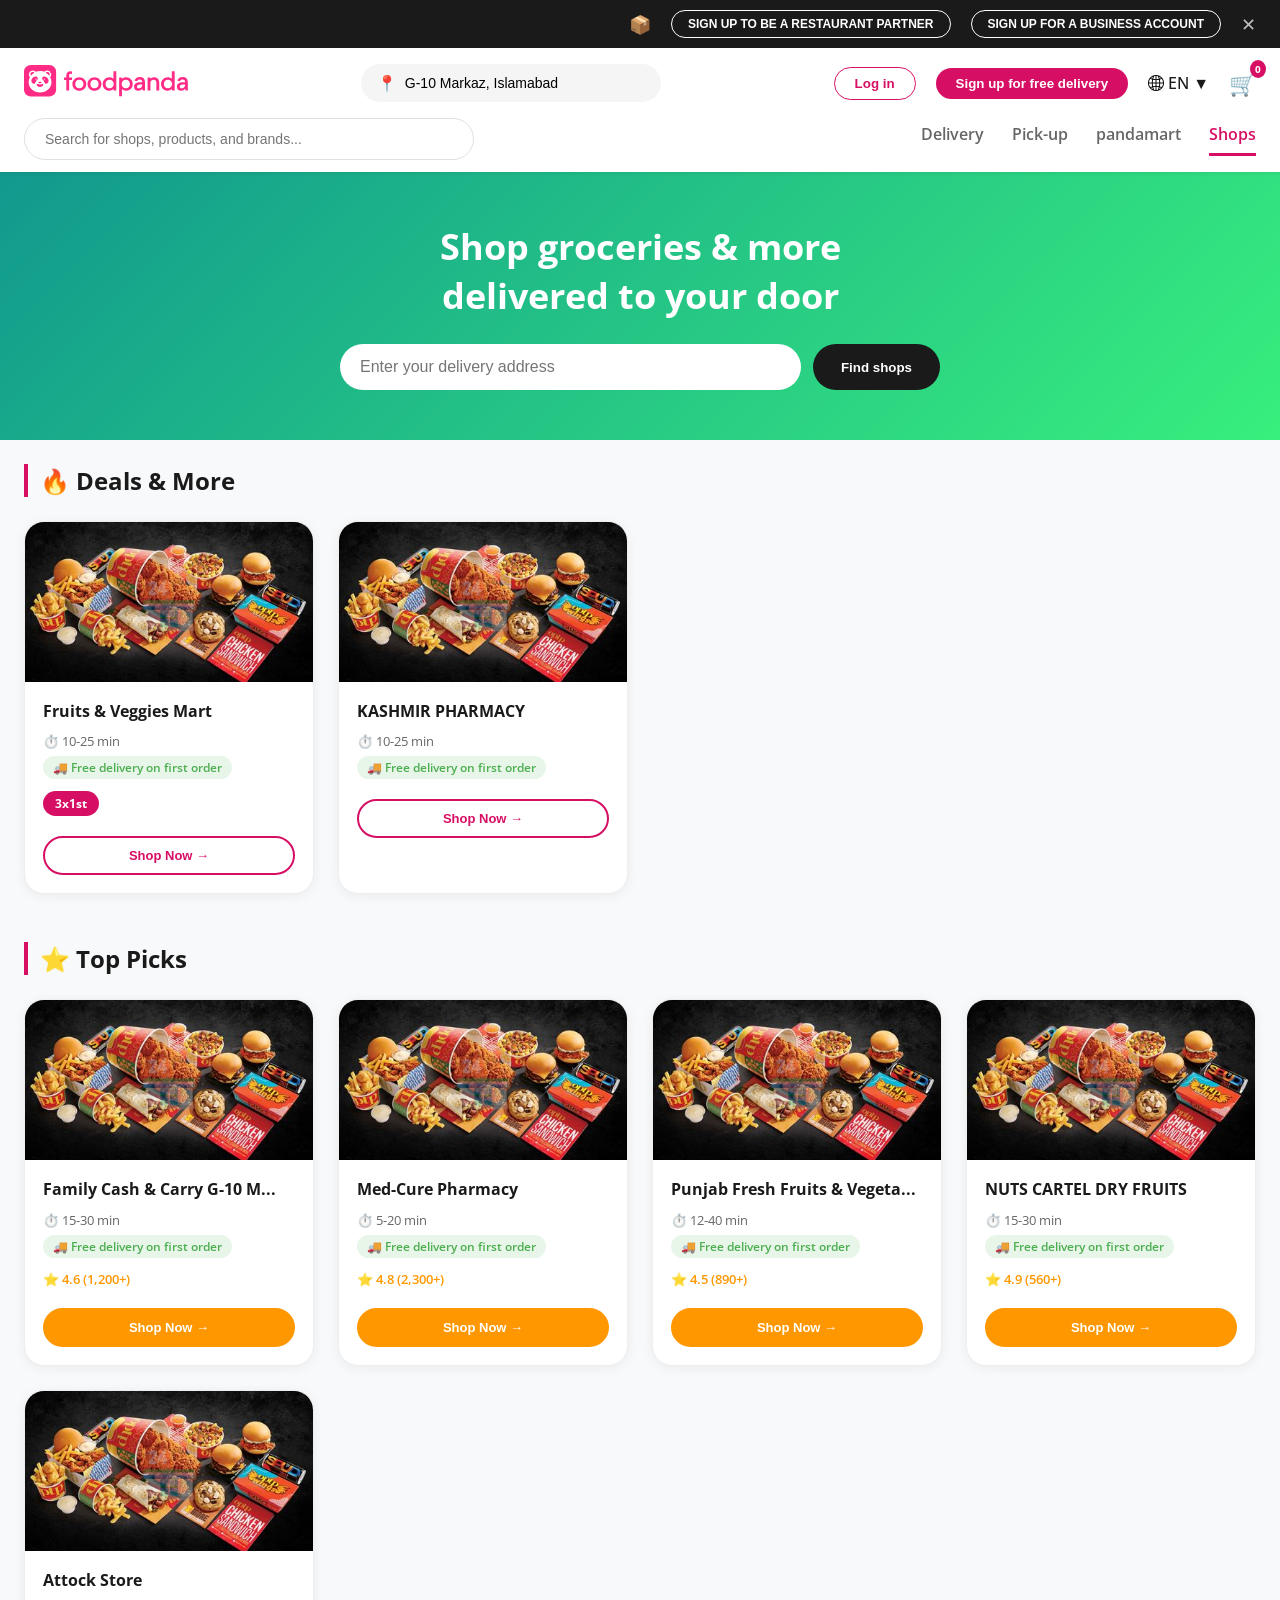
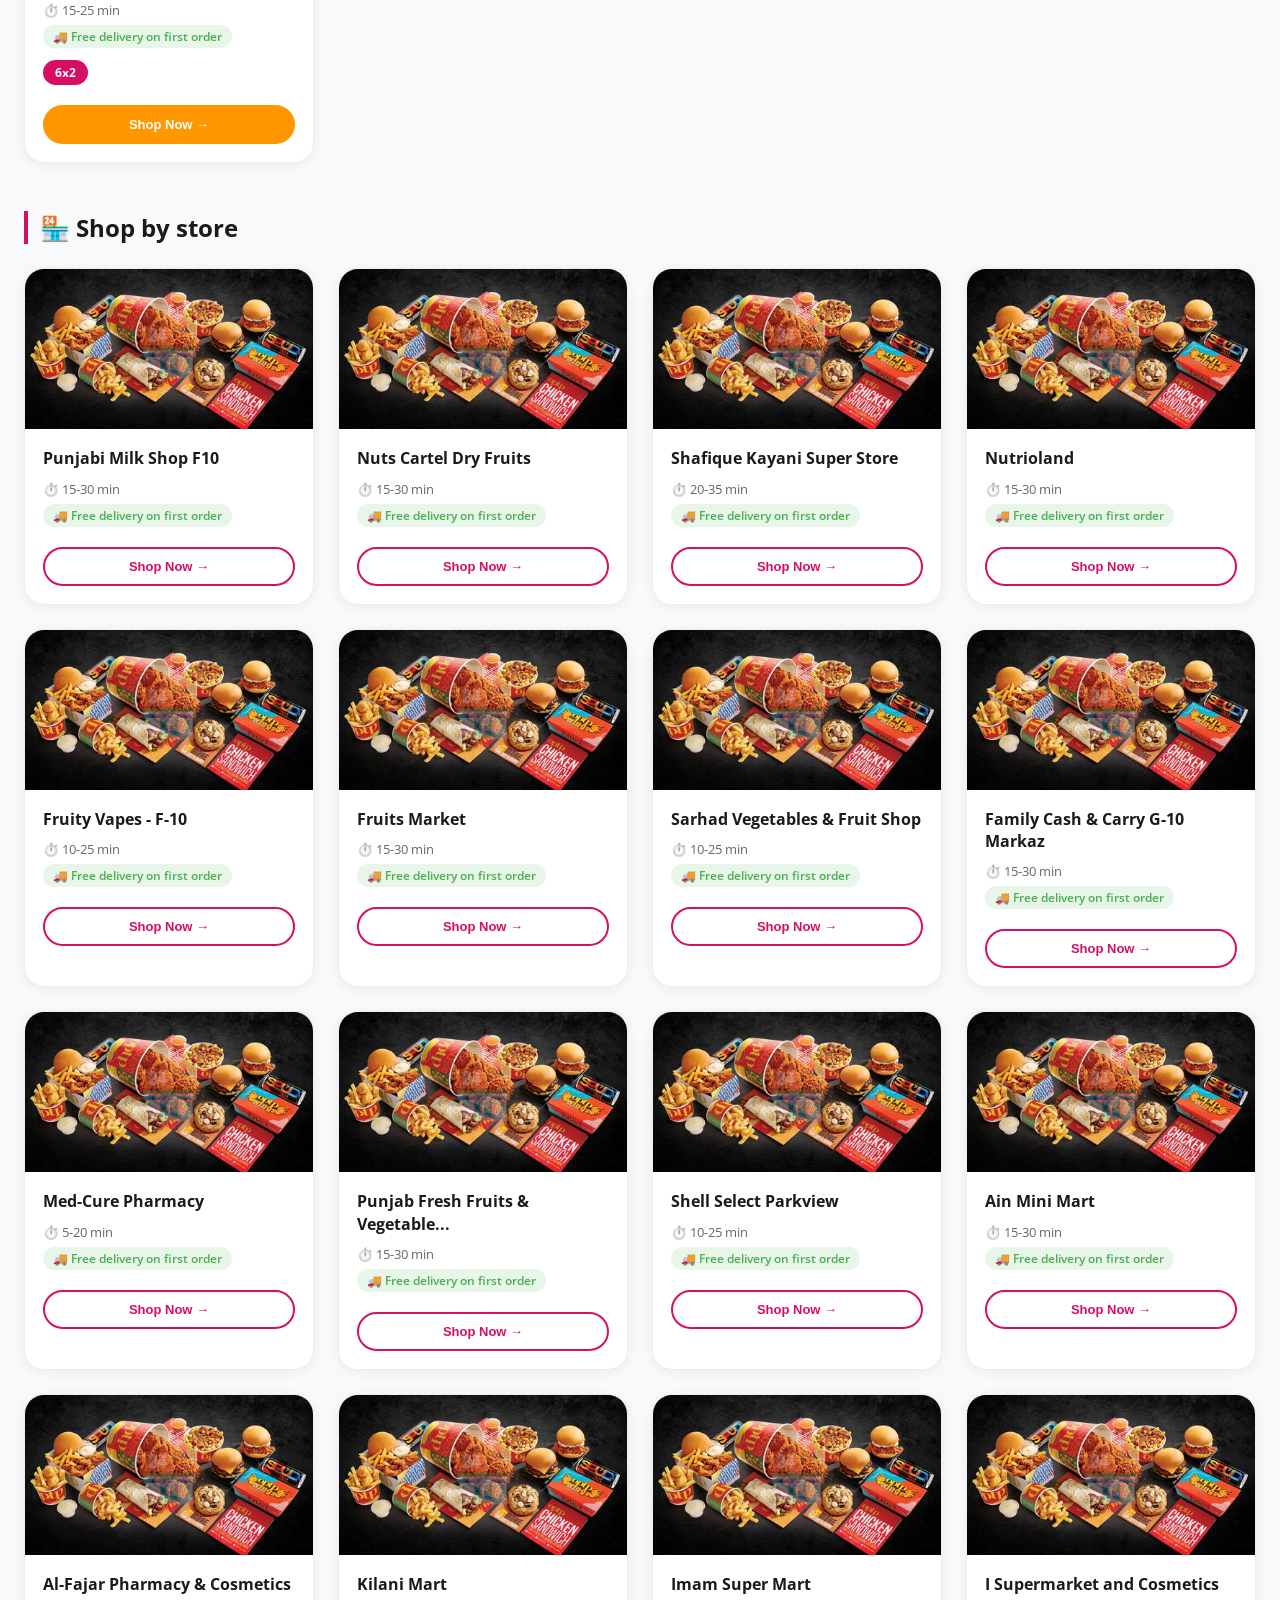
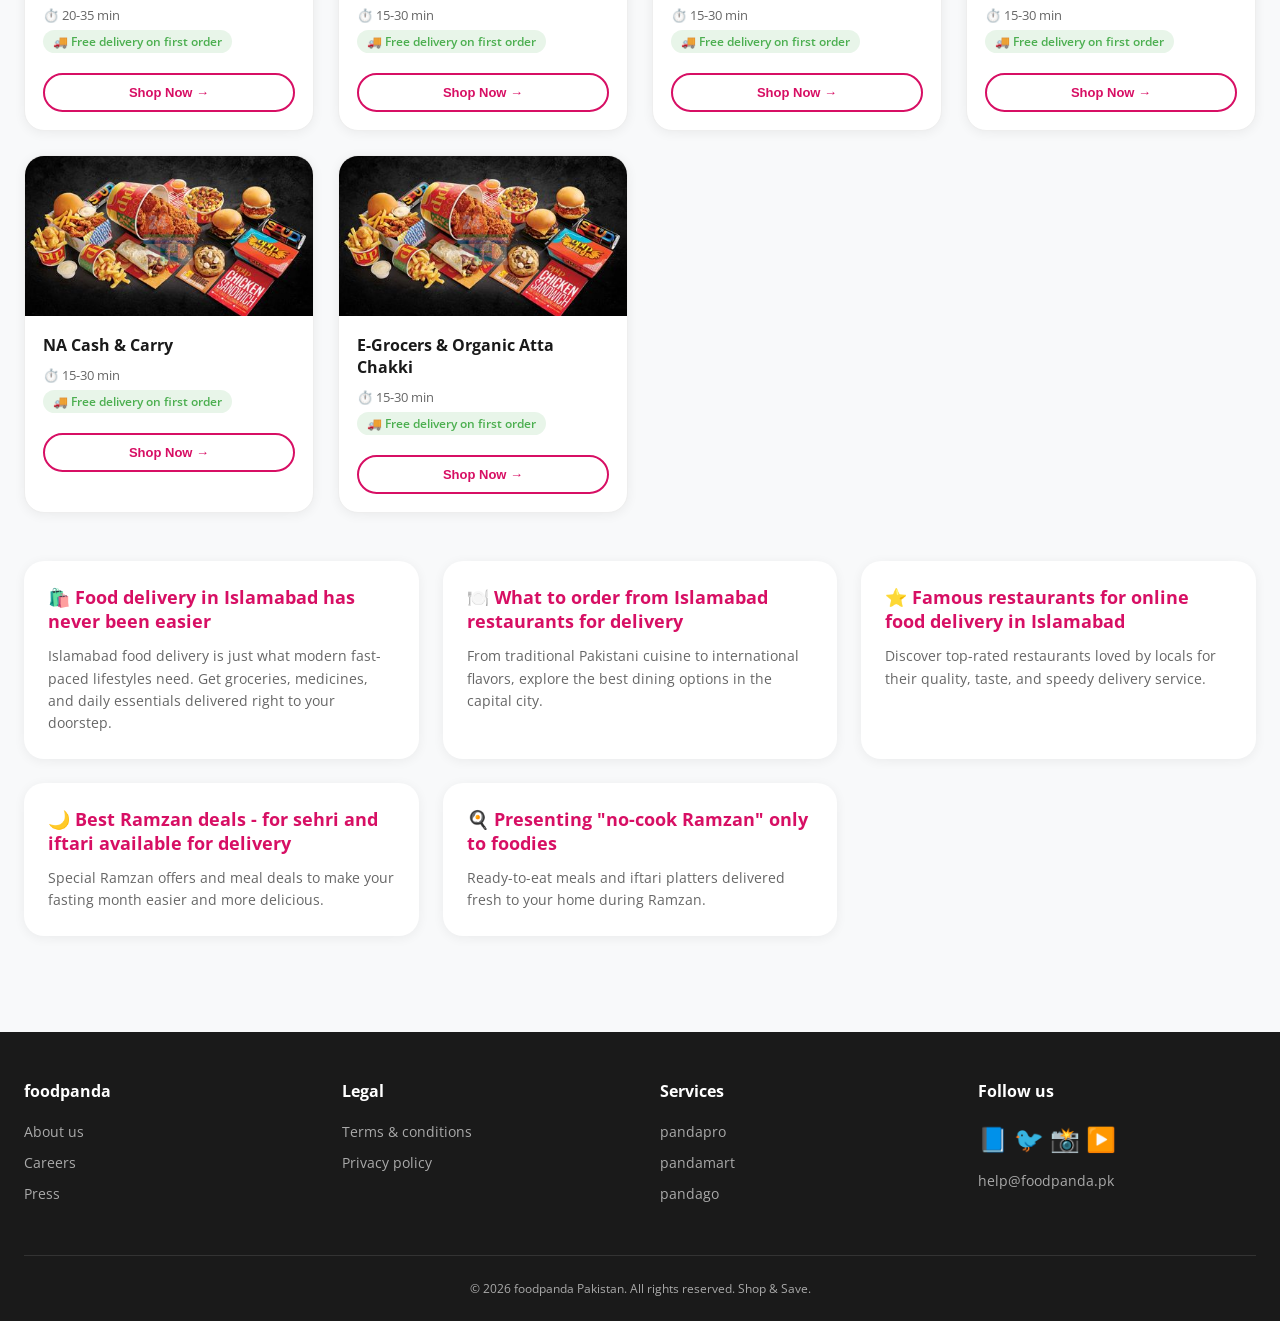
<file: shops.html>
<!DOCTYPE html>
<html lang="en">
<head>
    <meta charset="UTF-8" />
    <meta name="viewport" content="width=device-width, initial-scale=1.0" />
    <title>foodpanda | Shops - Grocery & More in Islamabad</title>
    <link href="https://fonts.googleapis.com/css2?family=Open+Sans:wght@400;500;600;700;800&display=swap" rel="stylesheet" />
    <link rel="stylesheet" href="shops.css" />
</head>
<body>
    <!-- Top Banner -->
    <div class="top-banner">
        <div class="banner-container">
            <span class="banner-icon">📦</span>
            <button class="banner-btn">SIGN UP TO BE A RESTAURANT PARTNER</button>
            <button class="banner-btn">SIGN UP FOR A BUSINESS ACCOUNT</button>
            <span class="banner-close">✕</span>
        </div>
    </div>

    <!-- Navbar -->
    <nav class="navbar">
        <div class="nav-container">
            <div class="logo">
                <img src="assest/images/foodpanda_logo_2023.svg" alt="foodpanda" onerror="this.src='https://www.foodpanda.pk/static/images/foodpanda_logo_2023.svg'" />
            </div>
            <div class="address">
                <span>📍</span>
                <input type="text" placeholder="Select your address" value="G-10 Markaz, Islamabad" />
            </div>
            <ul class="nav-links">
                <li><button class="btn-outline">Log in</button></li>
                <li><button class="btn-primary">Sign up for free delivery</button></li>
                <li class="lang-selector">
                    <img src="assest/images/globe.png" alt="globe" onerror="this.src='https://cdn-icons-png.flaticon.com/512/555/555417.png'" />
                    EN ▼
                </li>
                <li class="cart">🛒</li>
            </ul>
        </div>
        <div class="nav-bottom">
            <div class="search-bar">
                <input type="text" placeholder="Search for shops, products, and brands..." />
            </div>
            <div class="tabs-container">
                <div class="tab">Delivery</div>
                <div class="tab">Pick-up</div>
                <div class="tab">pandamart</div>
                <div class="tab active">Shops</div>
            </div>
        </div>
    </nav>

    <!-- Hero Section -->
    <section class="hero">
        <div class="hero-content">
            <h1>Shop groceries & more <br />delivered to your door</h1>
            <div class="search-container">
                <input type="text" placeholder="Enter your delivery address" />
                <button class="btn-primary">Find shops</button>
            </div>
        </div>
    </section>

    <div class="main-container">
        <!-- Deals & More Section -->
        <div class="section">
            <h2 class="section-header">🔥 Deals & More</h2>
            <div class="shop-grid">
                <div class="shop-card">
                    <div class="shop-image" style="background-image: url('assest/images/s0ke-listing.jpg');"></div>
                    <div class="shop-content">
                        <h3>Fruits & Veggies Mart</h3>
                        <div class="shop-meta">
                            <span class="time">⏱️ 10-25 min</span>
                            <span class="free-delivery">🚚 Free delivery on first order</span>
                        </div>
                        <div class="shop-badge">3x1st</div>
                        <button class="shop-btn">Shop Now →</button>
                    </div>
                </div>
                <div class="shop-card">
                    <div class="shop-image" style="background-image: url('assest/images/s0ke-listing.jpg');"></div>
                    <div class="shop-content">
                        <h3>KASHMIR PHARMACY</h3>
                        <div class="shop-meta">
                            <span class="time">⏱️ 10-25 min</span>
                            <span class="free-delivery">🚚 Free delivery on first order</span>
                        </div>
                        <button class="shop-btn">Shop Now →</button>
                    </div>
                </div>
            </div>
        </div>

        <!-- Top Picks Section -->
        <div class="section">
            <h2 class="section-header">⭐ Top Picks</h2>
            <div class="shop-grid">
                <div class="shop-card">
                    <div class="shop-image" style="background-image: url('assest/images/s0ke-listing.jpg');"></div>
                    <div class="shop-content">
                        <h3>Family Cash & Carry G-10 M...</h3>
                        <div class="shop-meta">
                            <span class="time">⏱️ 15-30 min</span>
                            <span class="free-delivery">🚚 Free delivery on first order</span>
                        </div>
                        <div class="rating">⭐ 4.6 (1,200+)</div>
                        <button class="shop-btn">Shop Now →</button>
                    </div>
                </div>
                <div class="shop-card">
                    <div class="shop-image" style="background-image: url('assest/images/s0ke-listing.jpg');"></div>
                    <div class="shop-content">
                        <h3>Med-Cure Pharmacy</h3>
                        <div class="shop-meta">
                            <span class="time">⏱️ 5-20 min</span>
                            <span class="free-delivery">🚚 Free delivery on first order</span>
                        </div>
                        <div class="rating">⭐ 4.8 (2,300+)</div>
                        <button class="shop-btn">Shop Now →</button>
                    </div>
                </div>
                <div class="shop-card">
                    <div class="shop-image" style="background-image: url('assest/images/s0ke-listing.jpg');"></div>
                    <div class="shop-content">
                        <h3>Punjab Fresh Fruits & Vegeta...</h3>
                        <div class="shop-meta">
                            <span class="time">⏱️ 12-40 min</span>
                            <span class="free-delivery">🚚 Free delivery on first order</span>
                        </div>
                        <div class="rating">⭐ 4.5 (890+)</div>
                        <button class="shop-btn">Shop Now →</button>
                    </div>
                </div>
                <div class="shop-card">
                    <div class="shop-image" style="background-image: url('assest/images/s0ke-listing.jpg');"></div>
                    <div class="shop-content">
                        <h3>NUTS CARTEL DRY FRUITS</h3>
                        <div class="shop-meta">
                            <span class="time">⏱️ 15-30 min</span>
                            <span class="free-delivery">🚚 Free delivery on first order</span>
                        </div>
                        <div class="rating">⭐ 4.9 (560+)</div>
                        <button class="shop-btn">Shop Now →</button>
                    </div>
                </div>
                <div class="shop-card">
                    <div class="shop-image" style="background-image: url('assest/images/s0ke-listing.jpg');"></div>
                    <div class="shop-content">
                        <h3>Attock Store</h3>
                        <div class="shop-meta">
                            <span class="time">⏱️ 15-25 min</span>
                            <span class="free-delivery">🚚 Free delivery on first order</span>
                        </div>
                        <div class="shop-badge">6x2</div>
                        <button class="shop-btn">Shop Now →</button>
                    </div>
                </div>
            </div>
        </div>

        <!-- Shop by store Section -->
        <div class="section">
            <h2 class="section-header">🏪 Shop by store</h2>
            <div class="shop-grid shop-by-store-grid">
                <div class="shop-card">
                    <div class="shop-image" style="background-image: url('assest/images/s0ke-listing.jpg');"></div>
                    <div class="shop-content">
                        <h3>Punjabi Milk Shop F10</h3>
                        <div class="shop-meta">
                            <span class="time">⏱️ 15-30 min</span>
                            <span class="free-delivery">🚚 Free delivery on first order</span>
                        </div>
                        <button class="shop-btn">Shop Now →</button>
                    </div>
                </div>
                <div class="shop-card">
                    <div class="shop-image" style="background-image: url('assest/images/s0ke-listing.jpg');"></div>
                    <div class="shop-content">
                        <h3>Nuts Cartel Dry Fruits</h3>
                        <div class="shop-meta">
                            <span class="time">⏱️ 15-30 min</span>
                            <span class="free-delivery">🚚 Free delivery on first order</span>
                        </div>
                        <button class="shop-btn">Shop Now →</button>
                    </div>
                </div>
                <div class="shop-card">
                    <div class="shop-image" style="background-image: url('assest/images/s0ke-listing.jpg');"></div>
                    <div class="shop-content">
                        <h3>Shafique Kayani Super Store</h3>
                        <div class="shop-meta">
                            <span class="time">⏱️ 20-35 min</span>
                            <span class="free-delivery">🚚 Free delivery on first order</span>
                        </div>
                        <button class="shop-btn">Shop Now →</button>
                    </div>
                </div>
                <div class="shop-card">
                    <div class="shop-image" style="background-image: url('assest/images/s0ke-listing.jpg');"></div>
                    <div class="shop-content">
                        <h3>Nutrioland</h3>
                        <div class="shop-meta">
                            <span class="time">⏱️ 15-30 min</span>
                            <span class="free-delivery">🚚 Free delivery on first order</span>
                        </div>
                        <button class="shop-btn">Shop Now →</button>
                    </div>
                </div>
                <div class="shop-card">
                    <div class="shop-image" style="background-image: url('assest/images/s0ke-listing.jpg');"></div>
                    <div class="shop-content">
                        <h3>Fruity Vapes - F-10</h3>
                        <div class="shop-meta">
                            <span class="time">⏱️ 10-25 min</span>
                            <span class="free-delivery">🚚 Free delivery on first order</span>
                        </div>
                        <button class="shop-btn">Shop Now →</button>
                    </div>
                </div>
                <div class="shop-card">
                    <div class="shop-image" style="background-image: url('assest/images/s0ke-listing.jpg');"></div>
                    <div class="shop-content">
                        <h3>Fruits Market</h3>
                        <div class="shop-meta">
                            <span class="time">⏱️ 15-30 min</span>
                            <span class="free-delivery">🚚 Free delivery on first order</span>
                        </div>
                        <button class="shop-btn">Shop Now →</button>
                    </div>
                </div>
                <div class="shop-card">
                    <div class="shop-image" style="background-image: url('assest/images/s0ke-listing.jpg');"></div>
                    <div class="shop-content">
                        <h3>Sarhad Vegetables & Fruit Shop</h3>
                        <div class="shop-meta">
                            <span class="time">⏱️ 10-25 min</span>
                            <span class="free-delivery">🚚 Free delivery on first order</span>
                        </div>
                        <button class="shop-btn">Shop Now →</button>
                    </div>
                </div>
                <div class="shop-card">
                    <div class="shop-image" style="background-image: url('assest/images/s0ke-listing.jpg');"></div>
                    <div class="shop-content">
                        <h3>Family Cash & Carry G-10 Markaz</h3>
                        <div class="shop-meta">
                            <span class="time">⏱️ 15-30 min</span>
                            <span class="free-delivery">🚚 Free delivery on first order</span>
                        </div>
                        <button class="shop-btn">Shop Now →</button>
                    </div>
                </div>
                <div class="shop-card">
                    <div class="shop-image" style="background-image: url('assest/images/s0ke-listing.jpg');"></div>
                    <div class="shop-content">
                        <h3>Med-Cure Pharmacy</h3>
                        <div class="shop-meta">
                            <span class="time">⏱️ 5-20 min</span>
                            <span class="free-delivery">🚚 Free delivery on first order</span>
                        </div>
                        <button class="shop-btn">Shop Now →</button>
                    </div>
                </div>
                <div class="shop-card">
                    <div class="shop-image" style="background-image: url('assest/images/s0ke-listing.jpg');"></div>
                    <div class="shop-content">
                        <h3>Punjab Fresh Fruits & Vegetable...</h3>
                        <div class="shop-meta">
                            <span class="time">⏱️ 15-30 min</span>
                            <span class="free-delivery">🚚 Free delivery on first order</span>
                        </div>
                        <button class="shop-btn">Shop Now →</button>
                    </div>
                </div>
                <div class="shop-card">
                    <div class="shop-image" style="background-image: url('assest/images/s0ke-listing.jpg');"></div>
                    <div class="shop-content">
                        <h3>Shell Select Parkview</h3>
                        <div class="shop-meta">
                            <span class="time">⏱️ 10-25 min</span>
                            <span class="free-delivery">🚚 Free delivery on first order</span>
                        </div>
                        <button class="shop-btn">Shop Now →</button>
                    </div>
                </div>
                <div class="shop-card">
                    <div class="shop-image" style="background-image: url('assest/images/s0ke-listing.jpg');"></div>
                    <div class="shop-content">
                        <h3>Ain Mini Mart</h3>
                        <div class="shop-meta">
                            <span class="time">⏱️ 15-30 min</span>
                            <span class="free-delivery">🚚 Free delivery on first order</span>
                        </div>
                        <button class="shop-btn">Shop Now →</button>
                    </div>
                </div>
                <div class="shop-card">
                    <div class="shop-image" style="background-image: url('assest/images/s0ke-listing.jpg');"></div>
                    <div class="shop-content">
                        <h3>Al-Fajar Pharmacy & Cosmetics</h3>
                        <div class="shop-meta">
                            <span class="time">⏱️ 20-35 min</span>
                            <span class="free-delivery">🚚 Free delivery on first order</span>
                        </div>
                        <button class="shop-btn">Shop Now →</button>
                    </div>
                </div>
                <div class="shop-card">
                    <div class="shop-image" style="background-image: url('assest/images/s0ke-listing.jpg');"></div>
                    <div class="shop-content">
                        <h3>Kilani Mart</h3>
                        <div class="shop-meta">
                            <span class="time">⏱️ 15-30 min</span>
                            <span class="free-delivery">🚚 Free delivery on first order</span>
                        </div>
                        <button class="shop-btn">Shop Now →</button>
                    </div>
                </div>
                <div class="shop-card">
                    <div class="shop-image" style="background-image: url('assest/images/s0ke-listing.jpg');"></div>
                    <div class="shop-content">
                        <h3>Imam Super Mart</h3>
                        <div class="shop-meta">
                            <span class="time">⏱️ 15-30 min</span>
                            <span class="free-delivery">🚚 Free delivery on first order</span>
                        </div>
                        <button class="shop-btn">Shop Now →</button>
                    </div>
                </div>
                <div class="shop-card">
                    <div class="shop-image" style="background-image: url('assest/images/s0ke-listing.jpg');"></div>
                    <div class="shop-content">
                        <h3>I Supermarket and Cosmetics</h3>
                        <div class="shop-meta">
                            <span class="time">⏱️ 15-30 min</span>
                            <span class="free-delivery">🚚 Free delivery on first order</span>
                        </div>
                        <button class="shop-btn">Shop Now →</button>
                    </div>
                </div>
                <div class="shop-card">
                    <div class="shop-image" style="background-image: url('assest/images/s0ke-listing.jpg');"></div>
                    <div class="shop-content">
                        <h3>NA Cash & Carry</h3>
                        <div class="shop-meta">
                            <span class="time">⏱️ 15-30 min</span>
                            <span class="free-delivery">🚚 Free delivery on first order</span>
                        </div>
                        <button class="shop-btn">Shop Now →</button>
                    </div>
                </div>
                <div class="shop-card">
                    <div class="shop-image" style="background-image: url('assest/images/s0ke-listing.jpg');"></div>
                    <div class="shop-content">
                        <h3>E-Grocers & Organic Atta Chakki</h3>
                        <div class="shop-meta">
                            <span class="time">⏱️ 15-30 min</span>
                            <span class="free-delivery">🚚 Free delivery on first order</span>
                        </div>
                        <button class="shop-btn">Shop Now →</button>
                    </div>
                </div>
            </div>
        </div>

        <!-- Info Sections -->
        <div class="info-section">
            <div class="info-card">
                <h2>🛍️ Food delivery in Islamabad has never been easier</h2>
                <p>Islamabad food delivery is just what modern fast-paced lifestyles need. Get groceries, medicines, and daily essentials delivered right to your doorstep.</p>
            </div>
            <div class="info-card">
                <h2>🍽️ What to order from Islamabad restaurants for delivery</h2>
                <p>From traditional Pakistani cuisine to international flavors, explore the best dining options in the capital city.</p>
            </div>
            <div class="info-card">
                <h2>⭐ Famous restaurants for online food delivery in Islamabad</h2>
                <p>Discover top-rated restaurants loved by locals for their quality, taste, and speedy delivery service.</p>
            </div>
            <div class="info-card">
                <h2>🌙 Best Ramzan deals - for sehri and iftari available for delivery</h2>
                <p>Special Ramzan offers and meal deals to make your fasting month easier and more delicious.</p>
            </div>
            <div class="info-card">
                <h2>🍳 Presenting "no-cook Ramzan" only to foodies</h2>
                <p>Ready-to-eat meals and iftari platters delivered fresh to your home during Ramzan.</p>
            </div>
        </div>
    </div>

    <!-- Footer -->
    <footer>
        <div class="footer-grid">
            <div class="footer-col">
                <h4>foodpanda</h4>
                <a href="#">About us</a>
                <a href="#">Careers</a>
                <a href="#">Press</a>
            </div>
            <div class="footer-col">
                <h4>Legal</h4>
                <a href="#">Terms & conditions</a>
                <a href="#">Privacy policy</a>
            </div>
            <div class="footer-col">
                <h4>Services</h4>
                <a href="#">pandapro</a>
                <a href="#">pandamart</a>
                <a href="#">pandago</a>
            </div>
            <div class="footer-col">
                <h4>Follow us</h4>
                <div class="social-icons">📘 🐦 📸 ▶️</div>
                <div class="contact-email">help@foodpanda.pk</div>
            </div>
        </div>
        <div class="copyright">
            © 2026 foodpanda Pakistan. All rights reserved. Shop & Save.
        </div>
    </footer>
</body>
</html>
</file>
<file: shops.css>
/* shops.css - Complete styles for foodpanda Shops page */

* {
    margin: 0;
    padding: 0;
    box-sizing: border-box;
}

body {
    font-family: 'Open Sans', sans-serif;
    background: #f8f9fa;
    color: #1a1a1a;
}

/* ========== TOP BANNER ========== */
.top-banner {
    background: #1a1a1a;
    color: white;
    padding: 10px 0;
    font-size: 14px;
}

.banner-container {
    max-width: 1400px;
    margin: 0 auto;
    display: flex;
    align-items: center;
    justify-content: flex-end;
    gap: 20px;
    padding: 0 24px;
}

.banner-icon {
    font-size: 18px;
}

.banner-btn {
    background: transparent;
    border: 1px solid #fff;
    color: #fff;
    padding: 6px 16px;
    border-radius: 20px;
    font-size: 12px;
    font-weight: 600;
    cursor: pointer;
    transition: all 0.2s;
}

.banner-btn:hover {
    background: rgba(255,255,255,0.1);
}

.banner-close {
    cursor: pointer;
    font-size: 18px;
    opacity: 0.7;
}

.banner-close:hover {
    opacity: 1;
}

/* ========== NAVBAR ========== */
.navbar {
    background: #fff;
    box-shadow: 0 1px 4px rgba(0,0,0,0.08);
    position: sticky;
    top: 0;
    z-index: 100;
}

.nav-container {
    max-width: 1400px;
    margin: 0 auto;
    padding: 16px 24px;
    display: flex;
    align-items: center;
    justify-content: space-between;
    flex-wrap: wrap;
    gap: 16px;
}

.logo img {
    height: 32px;
}

.address {
    display: flex;
    align-items: center;
    gap: 8px;
    background: #f5f5f5;
    padding: 8px 16px;
    border-radius: 30px;
    flex: 1;
    max-width: 300px;
}

.address input {
    border: none;
    background: transparent;
    outline: none;
    font-size: 14px;
    width: 100%;
}

.nav-links {
    display: flex;
    align-items: center;
    gap: 20px;
    list-style: none;
}

.btn-outline {
    background: transparent;
    border: 1px solid #D70F64;
    color: #D70F64;
    padding: 8px 20px;
    border-radius: 30px;
    font-weight: 600;
    cursor: pointer;
    transition: all 0.2s;
}

.btn-outline:hover {
    background: #D70F64;
    color: white;
}

.btn-primary {
    background: #D70F64;
    border: none;
    color: white;
    padding: 8px 20px;
    border-radius: 30px;
    font-weight: 600;
    cursor: pointer;
    transition: all 0.2s;
}

.btn-primary:hover {
    background: #b80d54;
}

.lang-selector {
    display: flex;
    align-items: center;
    gap: 4px;
    cursor: pointer;
    font-weight: 500;
}

.lang-selector img {
    height: 16px;
}

.cart {
    font-size: 22px;
    cursor: pointer;
    position: relative;
}

.cart::after {
    content: "0";
    position: absolute;
    top: -8px;
    right: -10px;
    background: #D70F64;
    color: white;
    font-size: 10px;
    padding: 2px 5px;
    border-radius: 50%;
    font-weight: bold;
}

/* Nav Bottom Tabs */
.nav-bottom {
    max-width: 1400px;
    margin: 0 auto;
    padding: 0 24px 12px 24px;
    display: flex;
    align-items: center;
    justify-content: space-between;
    flex-wrap: wrap;
    gap: 16px;
}

.search-bar {
    flex: 1;
    max-width: 450px;
}

.search-bar input {
    width: 100%;
    padding: 12px 20px;
    border: 1px solid #e0e0e0;
    border-radius: 30px;
    font-size: 14px;
    outline: none;
    transition: border 0.2s;
}

.search-bar input:focus {
    border-color: #D70F64;
}

.tabs-container {
    display: flex;
    gap: 28px;
}

.tab {
    font-weight: 600;
    padding-bottom: 8px;
    cursor: pointer;
    color: #666;
    transition: color 0.2s;
}

.tab:hover {
    color: #D70F64;
}

.tab.active {
    color: #D70F64;
    border-bottom: 3px solid #D70F64;
}

/* ========== HERO SECTION ========== */
.hero {
    background: linear-gradient(135deg, #11998e 0%, #38ef7d 100%);
    padding: 50px 24px;
    text-align: center;
    color: white;
}

.hero h1 {
    font-size: 36px;
    margin-bottom: 24px;
    font-weight: 700;
}

.search-container {
    display: flex;
    max-width: 600px;
    margin: 0 auto;
    gap: 12px;
}

.search-container input {
    flex: 1;
    padding: 14px 20px;
    border: none;
    border-radius: 40px;
    font-size: 16px;
    outline: none;
}

.search-container button {
    background: #1a1a1a;
    color: white;
    border: none;
    padding: 14px 28px;
    border-radius: 40px;
    font-weight: bold;
    cursor: pointer;
    transition: background 0.2s;
}

.search-container button:hover {
    background: #333;
}

/* ========== MAIN CONTAINER ========== */
.main-container {
    max-width: 1400px;
    margin: 0 auto;
    padding: 24px;
}

/* Section Header */
.section {
    margin-bottom: 48px;
}

.section-header {
    font-size: 24px;
    font-weight: 700;
    margin-bottom: 24px;
    padding-left: 12px;
    border-left: 4px solid #D70F64;
}

/* Shop Grid */
.shop-grid {
    display: grid;
    grid-template-columns: repeat(auto-fill, minmax(280px, 1fr));
    gap: 24px;
}

.shop-card {
    background: white;
    border-radius: 20px;
    overflow: hidden;
    box-shadow: 0 2px 12px rgba(0,0,0,0.06);
    transition: all 0.3s ease;
    cursor: pointer;
    border: 1px solid #eee;
}

.shop-card:hover {
    transform: translateY(-6px);
    box-shadow: 0 12px 28px rgba(0,0,0,0.12);
}

.shop-image {
    height: 160px;
    background-size: cover;
    background-position: center;
    background-color: #f5f5f5;
    transition: transform 0.3s;
    position: relative;
}

.shop-card:hover .shop-image {
    transform: scale(1.02);
}

.shop-image::after {
    content: "🏪";
    position: absolute;
    top: 50%;
    left: 50%;
    transform: translate(-50%, -50%);
    font-size: 48px;
    opacity: 0.3;
}

.shop-content {
    padding: 18px;
}

.shop-content h3 {
    font-size: 16px;
    font-weight: 700;
    margin-bottom: 10px;
    line-height: 1.4;
}

.shop-meta {
    display: flex;
    flex-direction: column;
    gap: 6px;
    margin-bottom: 12px;
}

.time {
    font-size: 13px;
    color: #666;
    display: flex;
    align-items: center;
    gap: 4px;
}

.free-delivery {
    font-size: 12px;
    color: #4caf50;
    font-weight: 600;
    background: #e8f5e9;
    display: inline-block;
    padding: 3px 10px;
    border-radius: 20px;
    width: fit-content;
}

.rating {
    font-size: 13px;
    color: #ff9800;
    margin-bottom: 12px;
    font-weight: 600;
}

.shop-badge {
    background: #D70F64;
    color: white;
    font-size: 12px;
    font-weight: 700;
    padding: 4px 12px;
    border-radius: 20px;
    display: inline-block;
    margin-bottom: 12px;
}

.shop-btn {
    background: transparent;
    border: 2px solid #D70F64;
    color: #D70F64;
    padding: 10px 16px;
    border-radius: 30px;
    font-weight: 700;
    font-size: 13px;
    cursor: pointer;
    transition: all 0.2s;
    width: 100%;
    margin-top: 8px;
}

.shop-btn:hover {
    background: #D70F64;
    color: white;
}

/* Info Section */
.info-section {
    display: grid;
    grid-template-columns: repeat(auto-fill, minmax(320px, 1fr));
    gap: 24px;
    margin-top: 48px;
    margin-bottom: 24px;
}

.info-card {
    background: white;
    padding: 24px;
    border-radius: 20px;
    box-shadow: 0 2px 12px rgba(0,0,0,0.06);
    transition: transform 0.2s;
}

.info-card:hover {
    transform: translateY(-4px);
}

.info-card h2 {
    font-size: 18px;
    font-weight: 700;
    margin-bottom: 12px;
    color: #D70F64;
}

.info-card p {
    font-size: 14px;
    color: #666;
    line-height: 1.6;
}

/* ========== FOOTER ========== */
footer {
    background: #1a1a1a;
    color: #aaa;
    padding: 48px 24px 24px;
    margin-top: 48px;
}

.footer-grid {
    max-width: 1400px;
    margin: 0 auto;
    display: grid;
    grid-template-columns: repeat(auto-fit, minmax(180px, 1fr));
    gap: 40px;
}

.footer-col h4 {
    color: white;
    margin-bottom: 20px;
    font-size: 16px;
}

.footer-col a {
    display: block;
    color: #aaa;
    text-decoration: none;
    margin-bottom: 12px;
    font-size: 14px;
    transition: color 0.2s;
}

.footer-col a:hover {
    color: #D70F64;
}

.social-icons {
    font-size: 24px;
    display: flex;
    gap: 16px;
    margin-bottom: 16px;
    cursor: pointer;
}

.contact-email {
    font-size: 14px;
    color: #aaa;
}

.copyright {
    max-width: 1400px;
    margin: 40px auto 0;
    text-align: center;
    font-size: 12px;
    padding-top: 24px;
    border-top: 1px solid #333;
}

/* ========== RESPONSIVE DESIGN ========== */
@media (max-width: 900px) {
    .nav-container {
        flex-direction: column;
        align-items: stretch;
    }
    
    .address {
        max-width: 100%;
    }
    
    .nav-links {
        justify-content: space-between;
        flex-wrap: wrap;
    }
    
    .nav-bottom {
        flex-direction: column;
        align-items: stretch;
    }
    
    .search-bar {
        max-width: 100%;
    }
    
    .tabs-container {
        justify-content: center;
    }
    
    .hero h1 {
        font-size: 28px;
    }
    
    .search-container {
        flex-direction: column;
    }
    
    .section-header {
        font-size: 20px;
    }
    
    .banner-container {
        justify-content: center;
        flex-wrap: wrap;
    }
    
    .banner-btn {
        font-size: 10px;
        padding: 4px 12px;
    }
}

@media (max-width: 600px) {
    .main-container {
        padding: 16px;
    }
    
    .shop-grid {
        grid-template-columns: 1fr;
        gap: 16px;
    }
    
    .shop-image {
        height: 140px;
    }
    
    .shop-content h3 {
        font-size: 15px;
    }
    
    .info-section {
        grid-template-columns: 1fr;
    }
    
    .footer-grid {
        grid-template-columns: 1fr 1fr;
        gap: 24px;
    }
    
    .hero {
        padding: 32px 16px;
    }
    
    .hero h1 {
        font-size: 22px;
    }
}

/* Custom scrollbar */
::-webkit-scrollbar {
    width: 8px;
    height: 8px;
}

::-webkit-scrollbar-track {
    background: #f1f1f1;
    border-radius: 10px;
}

::-webkit-scrollbar-thumb {
    background: #D70F64;
    border-radius: 10px;
}

::-webkit-scrollbar-thumb:hover {
    background: #b80d54;
}

/* Loading animation placeholders */
.shop-image {
    position: relative;
    background-color: #f0f0f0;
}

/* Special styling for deals section */
.shop-grid:first-child .shop-card {
    border: 2px solid #ff9800;
}

/* Top picks section highlight */
.section:nth-child(2) .shop-card .shop-btn {
    background: #ff9800;
    color: white;
    border-color: #ff9800;
}

.section:nth-child(2) .shop-card .shop-btn:hover {
    background: #e68900;
    border-color: #e68900;
}
</file>
